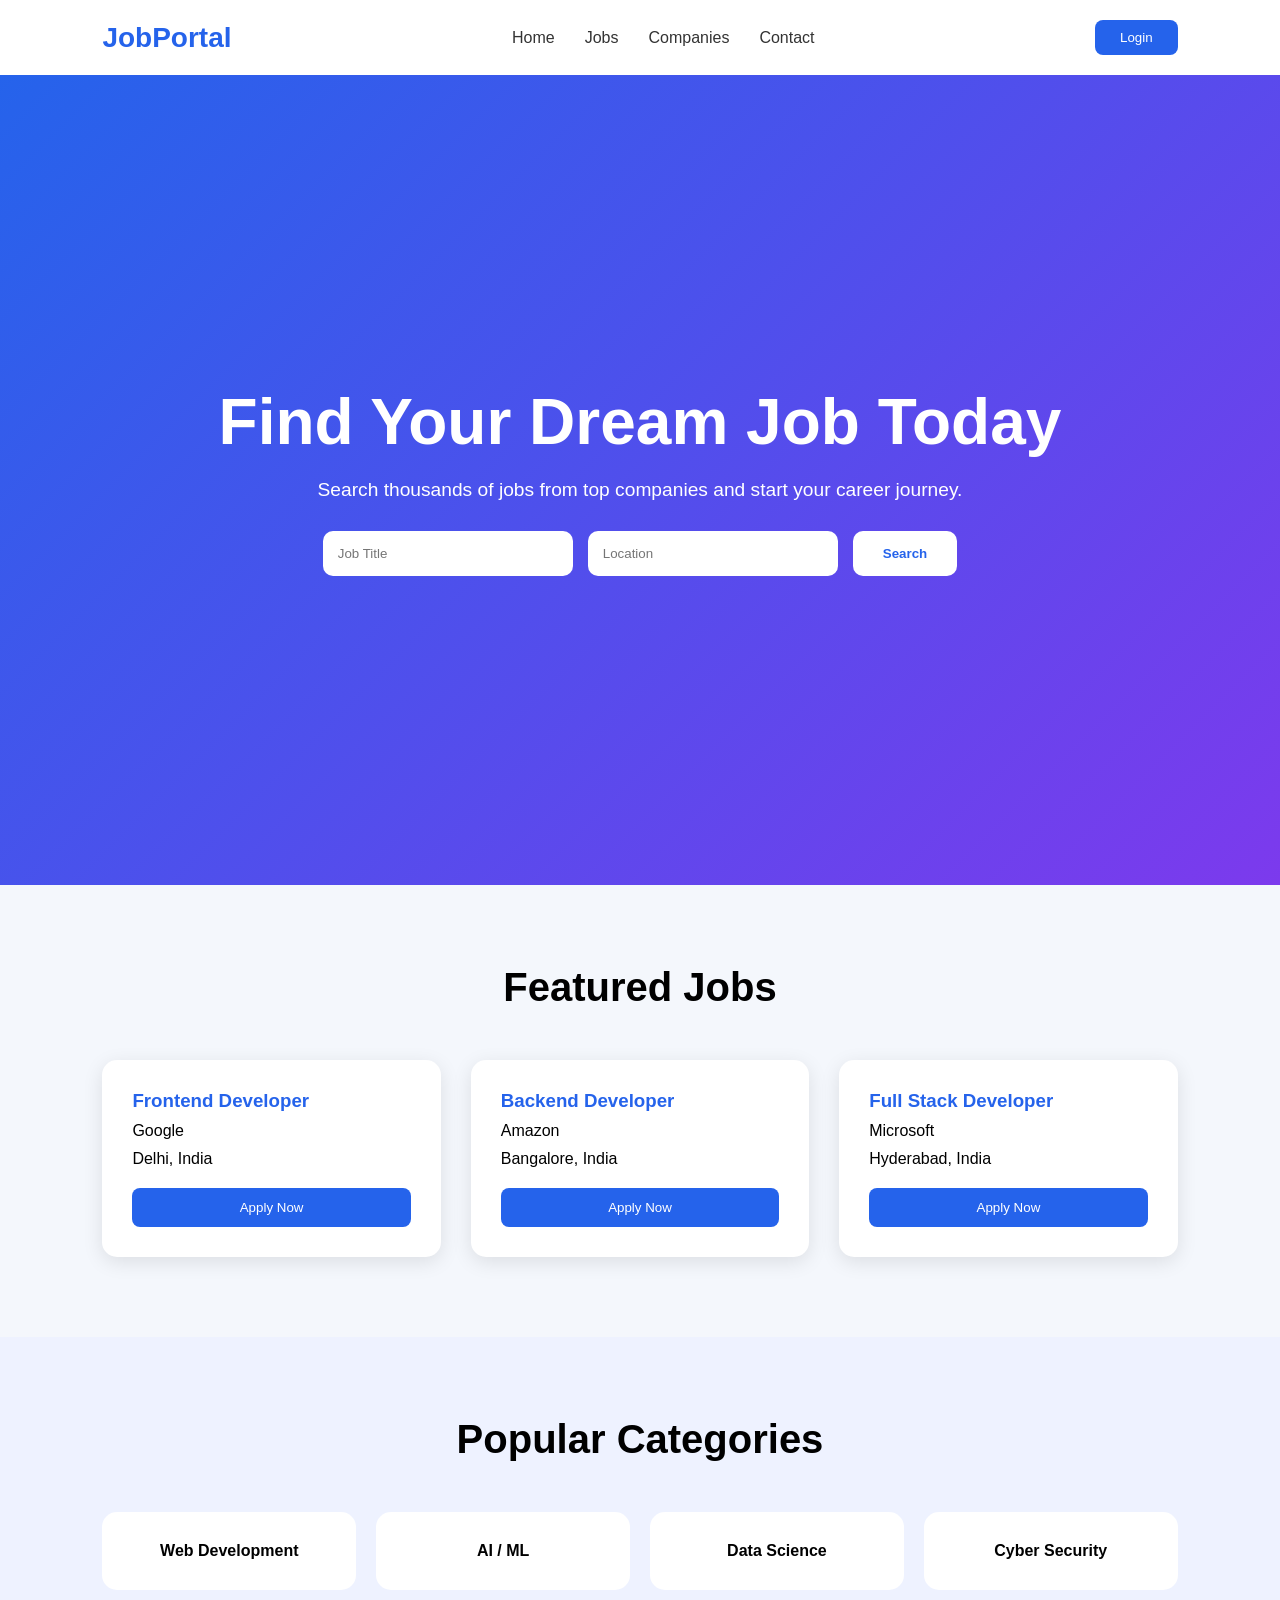
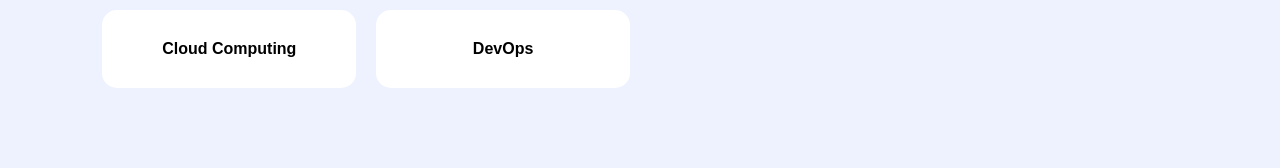
<file: index.html>
<!DOCTYPE html>
<html lang="en">
<head>
    <meta charset="UTF-8">
    <meta name="viewport" content="width=device-width, initial-scale=1.0">
    <title>JobPortal Pro</title>
    <link rel="stylesheet" href="style.css">
</head>
<body>

    <!-- Navbar -->
    <header>
        <nav class="navbar">
            <div class="logo">JobPortal</div>

            <ul class="nav-links">
                <li><a href="#">Home</a></li>
                <li><a href="#">Jobs</a></li>
                <li><a href="#">Companies</a></li>
                <li><a href="#">Contact</a></li>
            </ul>

            <button class="btn">Login</button>
        </nav>
    </header>

    <!-- Hero Section -->

    <section class="hero">

        <div class="hero-content">

            <h1>Find Your Dream Job Today</h1>

            <p>
                Search thousands of jobs from top companies
                and start your career journey.
            </p>

            <div class="search-box">

                <input type="text"
                    placeholder="Job Title">

                <input type="text"
                    placeholder="Location">

                <button>Search</button>

            </div>

        </div>

    </section>

    <!-- Featured Jobs -->

    <section class="jobs">

        <h2>Featured Jobs</h2>

        <div class="job-container">

            <div class="job-card">
                <h3>Frontend Developer</h3>
                <p>Google</p>
                <span>Delhi, India</span>
                <button>Apply Now</button>
            </div>

            <div class="job-card">
                <h3>Backend Developer</h3>
                <p>Amazon</p>
                <span>Bangalore, India</span>
                <button>Apply Now</button>
            </div>

            <div class="job-card">
                <h3>Full Stack Developer</h3>
                <p>Microsoft</p>
                <span>Hyderabad, India</span>
                <button>Apply Now</button>
            </div>

        </div>

    </section>

    <!-- Categories -->

    <section class="categories">

        <h2>Popular Categories</h2>

        <div class="category-container">

            <div class="category-card">
                Web Development
            </div>

            <div class="category-card">
                AI / ML
            </div>

            <div class="category-card">
                Data Science
            </div>

            <div class="category-card">
                Cyber Security
            </div>

            <div class="category-card">
                Cloud Computing
            </div>

            <div class="category-card">
                DevOps
            </div>

        </div>

    </section>

</body>
</html>
</file>
<file: style.css>
*{
    margin:0;
    padding:0;
    box-sizing:border-box;
    font-family:'Segoe UI',sans-serif;
}

body{
    background:#f4f7fc;
}

/* NAVBAR */

.navbar{
    display:flex;
    justify-content:space-between;
    align-items:center;
    padding:20px 8%;
    background:white;
    box-shadow:0 2px 10px rgba(0,0,0,0.1);
}

.logo{
    font-size:28px;
    font-weight:bold;
    color:#2563eb;
}

.nav-links{
    display:flex;
    list-style:none;
    gap:30px;
}

.nav-links a{
    text-decoration:none;
    color:#333;
    font-weight:500;
    transition:.3s;
}

.nav-links a:hover{
    color:#2563eb;
}

.btn{
    padding:10px 25px;
    border:none;
    background:#2563eb;
    color:white;
    border-radius:8px;
    cursor:pointer;
}

/* HERO */

.hero{
    min-height:90vh;
    display:flex;
    justify-content:center;
    align-items:center;
    text-align:center;
    background:linear-gradient(
        135deg,
        #2563eb,
        #7c3aed
    );
    color:white;
    padding:20px;
}

.hero-content h1{
    font-size:4rem;
    margin-bottom:20px;
}

.hero-content p{
    font-size:1.2rem;
    margin-bottom:30px;
}

.search-box{
    display:flex;
    gap:15px;
    justify-content:center;
    flex-wrap:wrap;
}

.search-box input{
    width:250px;
    padding:15px;
    border:none;
    border-radius:10px;
}

.search-box button{
    padding:15px 30px;
    border:none;
    border-radius:10px;
    background:white;
    color:#2563eb;
    font-weight:bold;
    cursor:pointer;
}

/* JOB SECTION */

.jobs{
    padding:80px 8%;
}

.jobs h2{
    text-align:center;
    margin-bottom:50px;
    font-size:2.5rem;
}

.job-container{
    display:grid;
    grid-template-columns:
    repeat(auto-fit,minmax(300px,1fr));
    gap:30px;
}

.job-card{
    background:white;
    padding:30px;
    border-radius:15px;
    box-shadow:0 5px 20px rgba(0,0,0,0.1);
    transition:.4s;
}

.job-card:hover{
    transform:translateY(-10px);
}

.job-card h3{
    color:#2563eb;
    margin-bottom:10px;
}

.job-card p{
    margin-bottom:10px;
}

.job-card span{
    display:block;
    margin-bottom:20px;
}

.job-card button{
    width:100%;
    padding:12px;
    border:none;
    background:#2563eb;
    color:white;
    border-radius:8px;
    cursor:pointer;
}

/* CATEGORY */

.categories{
    padding:80px 8%;
    background:#eef2ff;
}

.categories h2{
    text-align:center;
    margin-bottom:50px;
    font-size:2.5rem;
}

.category-container{
    display:grid;
    grid-template-columns:
    repeat(auto-fit,minmax(220px,1fr));
    gap:20px;
}

.category-card{
    background:white;
    padding:30px;
    text-align:center;
    border-radius:15px;
    font-weight:bold;
    cursor:pointer;
    transition:.4s;
}

.category-card:hover{
    background:#2563eb;
    color:white;
    transform:scale(1.05);
}

/* RESPONSIVE */

@media(max-width:768px){

    .navbar{
        flex-direction:column;
        gap:15px;
    }

    .nav-links{
        flex-direction:column;
        text-align:center;
    }

    .hero-content h1{
        font-size:2.5rem;
    }

    .search-box{
        flex-direction:column;
        align-items:center;
    }

    .search-box input{
        width:100%;
        max-width:350px;
    }
}
</file>
